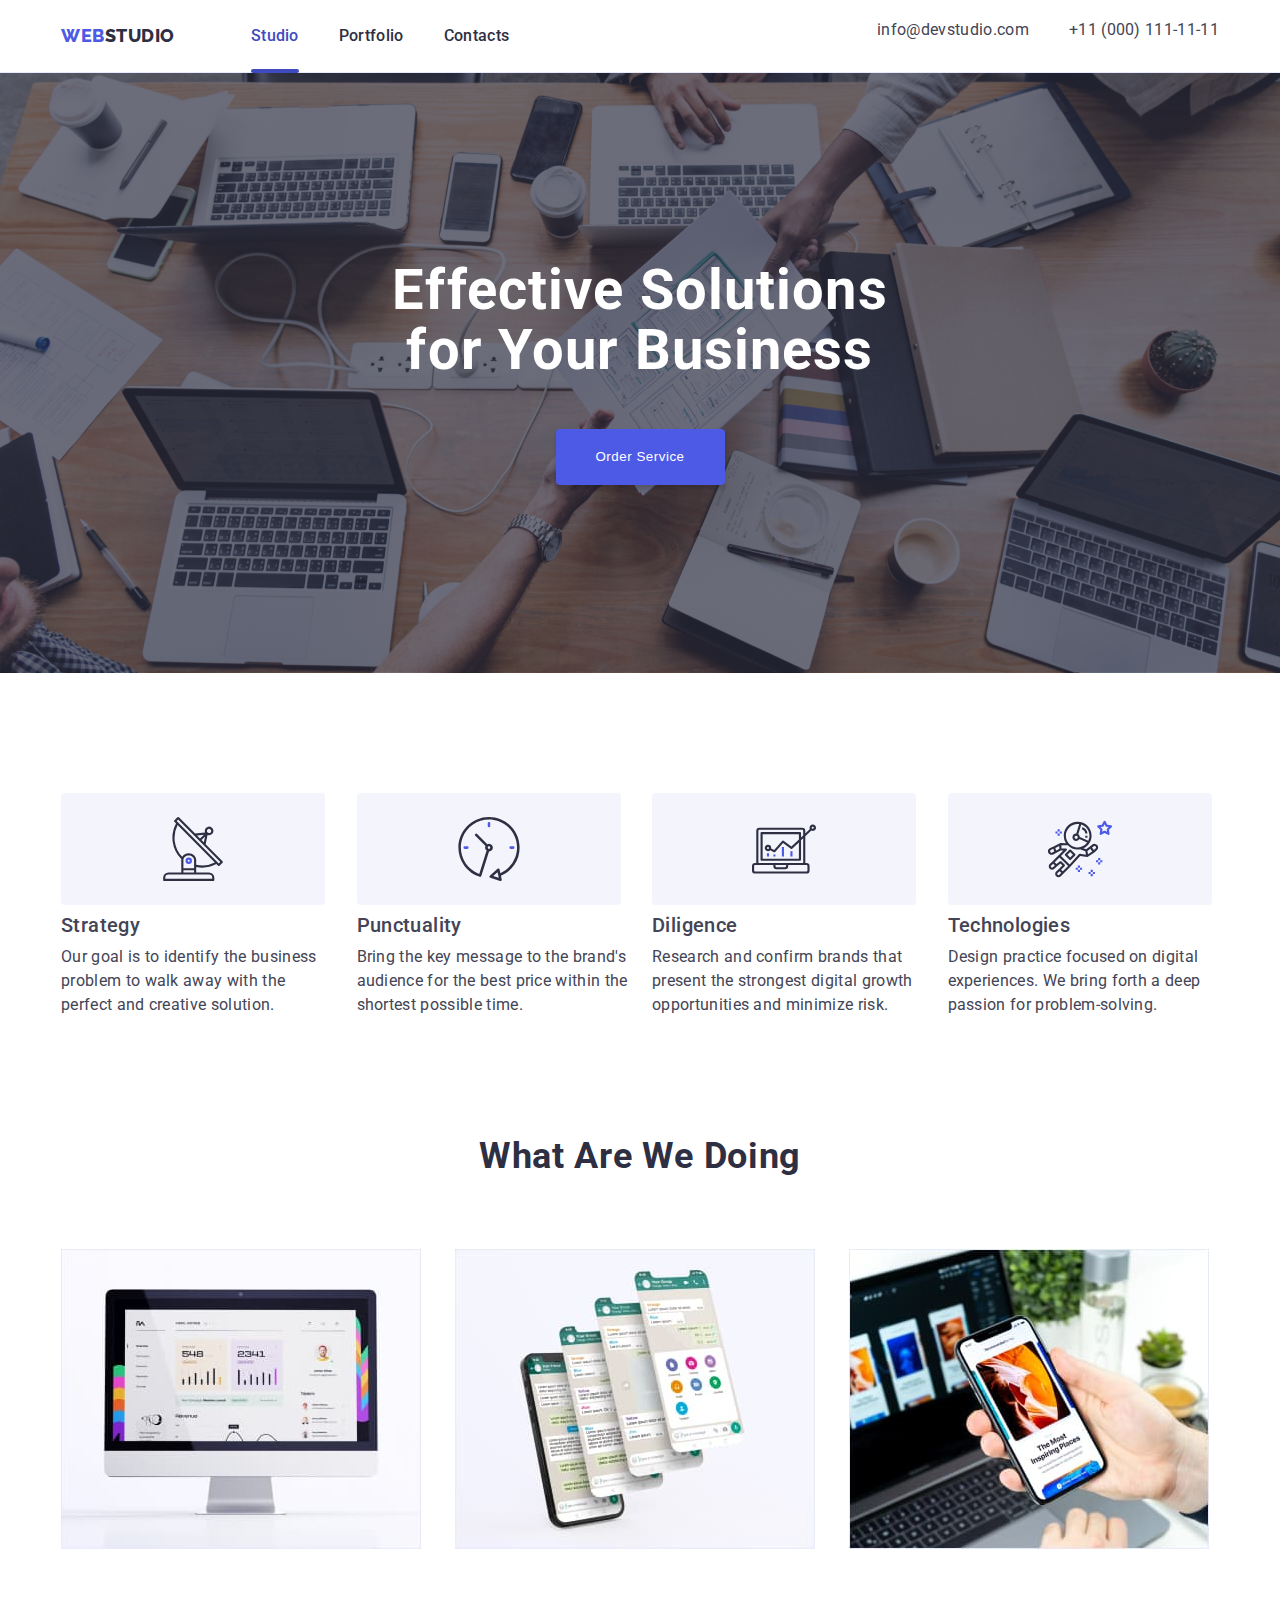
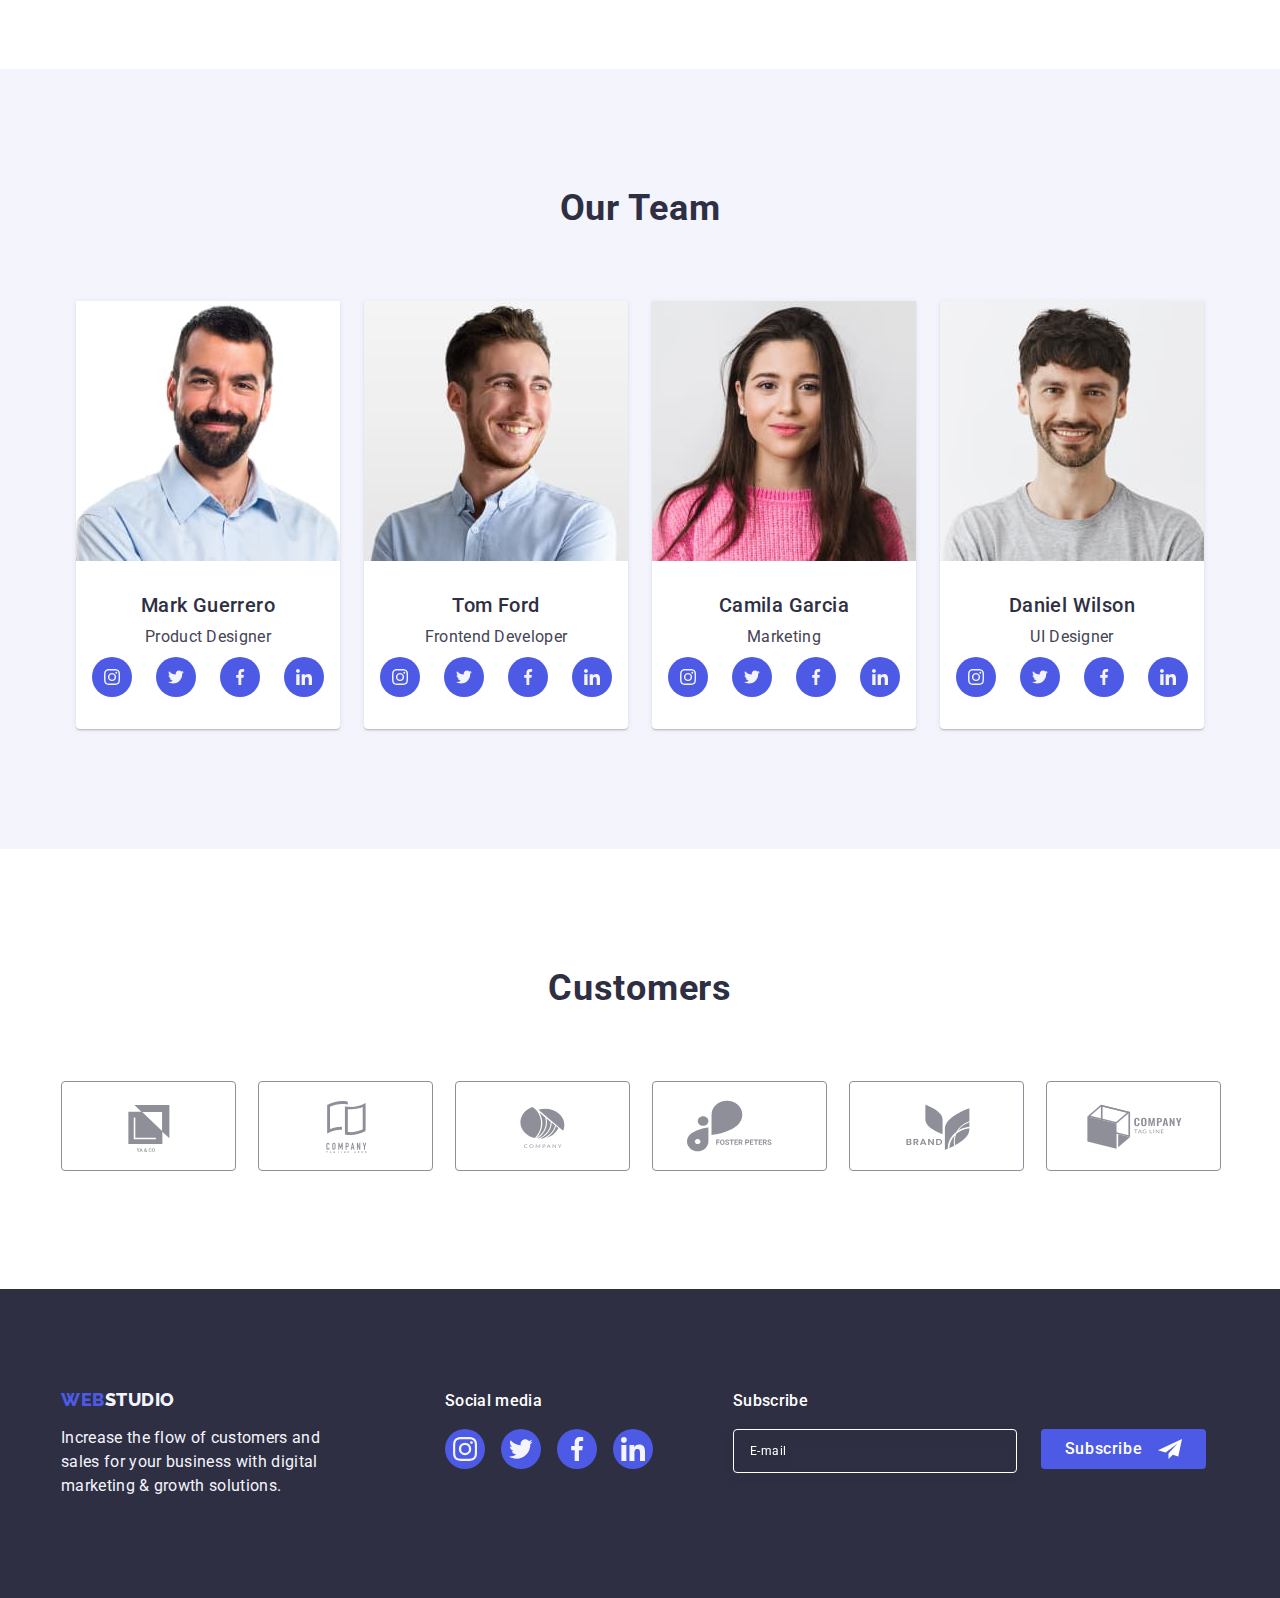
<file: index.html>
<!DOCTYPE html>
<html lang="en">
  <head>
    <meta charset="UTF-8" />
    <meta name="viewport" content="width=device-width, initial-scale=1.0" />
    <title>Студія</title>
    <link rel="preconnect" href="https://fonts.googleapis.com" />
    <link rel="preconnect" href="https://fonts.gstatic.com" crossorigin />
    <link
      href="https://fonts.googleapis.com/css2?family=Raleway:wght@800&family=Roboto:wght@400;500;700;900&display=swap"
      rel="stylesheet"
    />
    <link
      rel="stylesheet"
      href="https://cdnjs.cloudflare.com/ajax/libs/modern-normalize/2.0.0/modern-normalize.min.css"
      integrity="sha512-4xo8blKMVCiXpTaLzQSLSw3KFOVPWhm/TRtuPVc4WG6kUgjH6J03IBuG7JZPkcWMxJ5huwaBpOpnwYElP/m6wg=="
      crossorigin="anonymous"
      referrerpolicy="no-referrer"
    />
    <link rel="stylesheet" href="./css/style.css" />
    <link rel="stylesheet" href="./css/responsive.css" />
  </head>
  <body>
    <header class="header">
      <div class="navigation container">
        <nav class="nav">
          <a href="./index.html" class="logo link"
            >Web<span class="span">Studio</span></a
          >
          <ul class="list nav-ul">
            <li>
              <a class="link li-items active" href="./index.html">Studio</a>
            </li>
            <li>
              <a class="link li-items" href="./portfolio.html">Portfolio</a>
            </li>
            <li>
              <a class="link li-items" href="">Contacts</a>
            </li>
          </ul>
        </nav>
        <address class="address">
          <ul class="list address-ul">
            <li>
              <a class="link address-link" href="mailto:info@devstudio.com"
                >info@devstudio.com</a
              >
            </li>
            <li>
              <a class="link address-link" href="tel:+110001111111"
                >+11 (000) 111-11-11</a
              >
            </li>
          </ul>
        </address>
        <button
          class="menu-toggle js-open-menu"
          aria-expanded="false"
          aria-controls="mobile-menu"
        >
          <svg class="svg-on-button" width="32" height="22">
            <use
              class="use-button-footer"
              href="./images/icons.svg#icon-hamburger"
            ></use>
          </svg>
        </button>
      </div>
      <div class="menu-container js-menu-container" id="mobile-menu">
        <button class="menu-toggle js-close-menu">
          <svg class="svg-on-button" width="8" height="8">
            <use
              class="use-button-footer"
              href="./images/icons.svg#icon-close"
            ></use>
          </svg>
        </button>
        <ul class="list mobile-menu">
          <li class="mobile-menu-list">
            <a class="active link li-items" href="./index.html">Studio</a>
          </li>
          <li class="mobile-menu-list">
            <a class="link li-items" href="./portfolio.html">Portfolio</a>
          </li>
          <li class="mobile-menu-list">
            <a class="link li-items" href="">Contacts</a>
          </li>
        </ul>

        <ul class="list address-ul mobile-address">
          <li>
            <a class="link" href="tel:+110001111111">+11 (000) 111-11-11</a>
          </li>
          <li>
            <a class="link" href="mailto:info@devstudio.com"
              >info@devstudio.com</a
            >
          </li>
        </ul>

        <ul class="mobile-social-list list">
          <li class="footer-social-icons">
            <a
              class="social-icons-link link"
              href="https://www.instagram.com/"
              target="_blank"
            >
              <svg class="svg-social-icons" width="24" height="24">
                <use
                  class="use-footer"
                  href="./images/icons.svg#icon-instagram"
                ></use>
              </svg>
            </a>
          </li>
          <li class="footer-social-icons">
            <a
              class="social-icons-link link"
              href="https://www.twitter.com/"
              target="_blank"
            >
              <svg class="svg-social-icons" width="24" height="24">
                <use
                  class="use-footer"
                  href="./images/icons.svg#icon-twitter"
                ></use>
              </svg>
            </a>
          </li>
          <li class="footer-social-icons">
            <a
              class="social-icons-link link"
              href="https://www.facebook.com/"
              target="_blank"
            >
              <svg class="svg-social-icons" width="24" height="24">
                <use
                  class="use-footer"
                  href="./images/icons.svg#icon-facebook"
                ></use>
              </svg>
            </a>
          </li>
          <li class="footer-social-icons">
            <a
              class="social-icons-link link"
              href="https://www.linkedin.com/"
              target="_blank"
            >
              <svg class="svg-social-icons" width="24" height="24">
                <use
                  class="use-footer"
                  href="./images/icons.svg#icon-linkedin"
                ></use>
              </svg>
            </a>
          </li>
        </ul>
      </div>
    </header>

    <main>
      <section class="solutions">
        <div class="container">
          <h1 class="solutions-title">Effective Solutions for Your Business</h1>
          <button data-modal-open type="button" class="modal-button">
            Order Service
          </button>
        </div>
      </section>

      <section class="items section">
        <div class="container">
          <h2 class="visually-hidden">Items</h2>
          <ul class="list items-ul">
            <li class="items-section-list">
              <div class="icons-svg">
                <svg class="icon" width="64" height="64">
                  <use href="./images/icons.svg#icon-antenna"></use>
                </svg>
              </div>
              <h3 class="li-title-items">Strategy</h3>
              <p class="li-par-items">
                Our goal is to identify the business problem to walk away with
                the perfect and creative solution.
              </p>
            </li>
            <li class="items-section-list">
              <div class="icons-svg">
                <svg class="icon" width="64" height="64">
                  <use href="./images/icons.svg#icon-clock"></use>
                </svg>
              </div>
              <h3 class="li-title-items">Punctuality</h3>
              <p class="li-par-items">
                Bring the key message to the brand's audience for the best price
                within the shortest possible time.
              </p>
            </li>
            <li class="items-section-list">
              <div class="icons-svg">
                <svg class="icon" width="64" height="64">
                  <use href="./images/icons.svg#icon-diagram"></use>
                </svg>
              </div>
              <h3 class="li-title-items">Diligence</h3>
              <p class="li-par-items">
                Research and confirm brands that present the strongest digital
                growth opportunities and minimize risk.
              </p>
            </li>
            <li class="items-section-list">
              <div class="icons-svg">
                <svg class="icon" width="64" height="64">
                  <use href="./images/icons.svg#icon-astronaut"></use>
                </svg>
              </div>
              <h3 class="li-title-items">Technologies</h3>
              <p class="li-par-items">
                Design practice focused on digital experiences. We bring forth a
                deep passion for problem-solving.
              </p>
            </li>
          </ul>
        </div>
      </section>

      <section class="doing section">
        <div class="container">
          <h2 class="title">What are we doing</h2>
          <ul class="list doing-ul">
            <li class="doing-li">
              <img
                srcset="./images/websites.jpg 1x, ./images/websites@2x.jpg 2x"
                src="./images/websites.jpg"
                width="360"
                height="300"
                alt="websites"
              />
            </li>
            <li class="doing-li">
              <img
                srcset="
                  ./images/applications.jpg    1x,
                  ./images/applications@2x.jpg 2x
                "
                src="./images/applications.jpg"
                width="360"
                height="300"
                alt="applications"
              />
            </li>
            <li class="doing-li">
              <img
                srcset="./images/design.jpg 1x, ./images/design@2x.jpg 2x"
                src="./images/design.jpg"
                width="360"
                height="300"
                alt="design"
              />
            </li>
          </ul>
        </div>
      </section>

      <section class="team section">
        <div class="container">
          <h2 class="title">Our Team</h2>
          <ul class="list team-ul">
            <li class="team-items">
              <img
                srcset="
                  ./images/mark_guerrero.jpg    1x,
                  ./images/mark_guerrero@2x.jpg 2x
                "
                src="./images/mark_guerrero.jpg"
                width="264"
                height="260"
                alt="Mark Guerrero"
              />
              <div class="card-text">
                <h3 class="li-title">Mark Guerrero</h3>
                <p class="li-par">Product Designer</p>

                <ul class="social-links list">
                  <li class="social-icons">
                    <a
                      href="https://www.instagram.com/"
                      target="_blank"
                      class="link card-link"
                    >
                      <svg class="svg-icons" width="16" height="16">
                        <use
                          class="use-team"
                          href="./images/icons.svg#icon-instagram"
                        ></use>
                      </svg>
                    </a>
                  </li>
                  <li class="social-icons">
                    <a
                      href="https://www.twitter.com/"
                      target="_blank"
                      class="link card-link"
                    >
                      <svg class="svg-icons" width="16" height="16">
                        <use
                          class="use-team"
                          href="./images/icons.svg#icon-twitter"
                        ></use>
                      </svg>
                    </a>
                  </li>
                  <li class="social-icons">
                    <a
                      href="https://www.facebook.com/"
                      target="_blank"
                      class="link card-link"
                    >
                      <svg class="svg-icons" width="16" height="16">
                        <use
                          class="use-team"
                          href="./images/icons.svg#icon-facebook"
                        ></use>
                      </svg>
                    </a>
                  </li>
                  <li class="social-icons">
                    <a
                      href="https://www.linkedin.com/"
                      target="_blank"
                      class="link card-link"
                    >
                      <svg class="svg-icons" width="16" height="16">
                        <use
                          class="use-team"
                          href="./images/icons.svg#icon-linkedin"
                        ></use>
                      </svg>
                    </a>
                  </li>
                </ul>
              </div>
            </li>

            <li class="team-items">
              <img
                srcset="./images/tom_ford.jpg 1x, ./images/tom_ford@2x.jpg 2x"
                src="./images/tom_ford.jpg"
                width="264"
                height="260"
                alt="Tom Ford"
              />
              <div class="card-text">
                <h3 class="li-title">Tom Ford</h3>
                <p class="li-par">Frontend Developer</p>
                <ul class="social-links list">
                  <li class="social-icons">
                    <a
                      href="https://www.instagram.com/"
                      target="_blank"
                      class="link card-link"
                    >
                      <svg class="svg-icons" width="16" height="16">
                        <use
                          class="use-team"
                          href="./images/icons.svg#icon-instagram"
                        ></use>
                      </svg>
                    </a>
                  </li>
                  <li class="social-icons">
                    <a
                      href="https://www.twitter.com/"
                      target="_blank"
                      class="link card-link"
                    >
                      <svg class="svg-icons" width="16" height="16">
                        <use
                          class="use-team"
                          href="./images/icons.svg#icon-twitter"
                        ></use>
                      </svg>
                    </a>
                  </li>
                  <li class="social-icons">
                    <a
                      href="https://www.facebook.com/"
                      target="_blank"
                      class="link card-link"
                    >
                      <svg class="svg-icons" width="16" height="16">
                        <use
                          class="use-team"
                          href="./images/icons.svg#icon-facebook"
                        ></use>
                      </svg>
                    </a>
                  </li>
                  <li class="social-icons">
                    <a
                      href="https://www.linkedin.com/"
                      target="_blank"
                      class="link card-link"
                    >
                      <svg class="svg-icons" width="16" height="16">
                        <use
                          class="use-team"
                          href="./images/icons.svg#icon-linkedin"
                        ></use>
                      </svg>
                    </a>
                  </li>
                </ul>
              </div>
            </li>

            <li class="team-items">
              <img
                srcset="
                  ./images/camila_garcia.jpg    1x,
                  ./images/camila_garcia@2x.jpg 2x
                "
                src="./images/camila_garcia.jpg"
                width="264"
                height="260"
                alt="Camila Garcia"
              />
              <div class="card-text">
                <h3 class="li-title">Camila Garcia</h3>
                <p class="li-par">Marketing</p>
                <ul class="social-links list">
                  <li class="social-icons">
                    <a
                      href="https://www.instagram.com/"
                      target="_blank"
                      class="link card-link"
                    >
                      <svg class="svg-icons" width="16" height="16">
                        <use
                          class="use-team"
                          href="./images/icons.svg#icon-instagram"
                        ></use>
                      </svg>
                    </a>
                  </li>
                  <li class="social-icons">
                    <a
                      href="https://www.twitter.com/"
                      target="_blank"
                      class="link card-link"
                    >
                      <svg class="svg-icons" width="16" height="16">
                        <use
                          class="use-team"
                          href="./images/icons.svg#icon-twitter"
                        ></use>
                      </svg>
                    </a>
                  </li>
                  <li class="social-icons">
                    <a
                      href="https://www.facebook.com/"
                      target="_blank"
                      class="link card-link"
                    >
                      <svg class="svg-icons" width="16" height="16">
                        <use
                          class="use-team"
                          href="./images/icons.svg#icon-facebook"
                        ></use>
                      </svg>
                    </a>
                  </li>
                  <li class="social-icons">
                    <a
                      href="https://www.linkedin.com/"
                      target="_blank"
                      class="link card-link"
                    >
                      <svg class="svg-icons" width="16" height="16">
                        <use
                          class="use-team"
                          href="./images/icons.svg#icon-linkedin"
                        ></use>
                      </svg>
                    </a>
                  </li>
                </ul>
              </div>
            </li>

            <li class="team-items">
              <img
                srcset="
                  ./images/daniel_wilson.jpg    1x,
                  ./images/daniel_wilson@2x.jpg 2x
                "
                src="./images/daniel_wilson.jpg"
                width="264"
                height="260"
                alt="Daniel Wilson"
              />
              <div class="card-text">
                <h3 class="li-title">Daniel Wilson</h3>
                <p class="li-par">UI Designer</p>
                <ul class="social-links list">
                  <li class="social-icons">
                    <a
                      href="https://www.instagram.com/"
                      target="_blank"
                      class="link card-link"
                    >
                      <svg class="svg-icons" width="16" height="16">
                        <use
                          class="use-team"
                          href="./images/icons.svg#icon-instagram"
                        ></use>
                      </svg>
                    </a>
                  </li>
                  <li class="social-icons">
                    <a
                      href="https://www.twitter.com/"
                      target="_blank"
                      class="link card-link"
                    >
                      <svg class="svg-icons" width="16" height="16">
                        <use
                          class="use-team"
                          href="./images/icons.svg#icon-twitter"
                        ></use>
                      </svg>
                    </a>
                  </li>
                  <li class="social-icons">
                    <a
                      href="https://www.facebook.com/"
                      target="_blank"
                      class="link card-link"
                    >
                      <svg class="svg-icons" width="16" height="16">
                        <use
                          class="use-team"
                          href="./images/icons.svg#icon-facebook"
                        ></use>
                      </svg>
                    </a>
                  </li>
                  <li class="social-icons">
                    <a
                      href="https://www.linkedin.com/"
                      target="_blank"
                      class="link card-link"
                    >
                      <svg class="svg-icons" width="16" height="16">
                        <use
                          class="use-team"
                          href="./images/icons.svg#icon-linkedin"
                        ></use>
                      </svg>
                    </a>
                  </li>
                </ul>
              </div>
            </li>
          </ul>
        </div>
      </section>

      <section class="customers">
        <div class="container tablet-container">
          <h2 class="title">Customers</h2>
          <ul class="list customers-list">
            <li class="customers-list-item">
              <a class="customers-link-item" href="#">
                <svg class="customers-icons" width="104" height="56">
                  <use
                    class="use-customers"
                    href="./images/icons.svg#icon-logo"
                  ></use>
                </svg>
              </a>
            </li>
            <li class="customers-list-item">
              <a class="customers-link-item" href="#">
                <svg class="customers-icons" width="104" height="56">
                  <use
                    class="use-customers"
                    href="./images/icons.svg#icon-company-tagline"
                  ></use>
                </svg>
              </a>
            </li>
            <li class="customers-list-item">
              <a class="customers-link-item" href="#">
                <svg class="customers-icons" width="104" height="56">
                  <use
                    class="use-customers"
                    href="./images/icons.svg#icon-company"
                  ></use>
                </svg>
              </a>
            </li>
            <li class="customers-list-item">
              <a class="customers-link-item" href="#">
                <svg class="customers-icons" width="104" height="56">
                  <use
                    class="use-customers"
                    href="./images/icons.svg#icon-foster"
                  ></use>
                </svg>
              </a>
            </li>
            <li class="customers-list-item">
              <a class="customers-link-item" href="#">
                <svg class="customers-icons" width="104" height="56">
                  <use
                    class="use-customers"
                    href="./images/icons.svg#icon-brand"
                  ></use>
                </svg>
              </a>
            </li>
            <li class="customers-list-item">
              <a class="customers-link-item" href="#">
                <svg class="customers-icons" width="104" height="56">
                  <use
                    class="use-customers"
                    href="./images/icons.svg#icon-tagline"
                  ></use>
                </svg>
              </a>
            </li>
          </ul>
        </div>
      </section>
    </main>

    <footer class="footer">
      <div class="container footer-container tablet-container">
        <div class="logo-container">
          <a href="./index.html" class="logo link footer-link"
            >Web<span class="footer-span">Studio</span></a
          >
          <p class="footer-text">
            Increase the flow of customers and sales for your business with
            digital marketing & growth solutions.
          </p>
        </div>
        <div class="footer-social">
          <p class="footer-text-social">Social media</p>
          <ul class="footer-social-list list">
            <li class="footer-social-icons">
              <a
                class="social-icons-link link"
                href="https://www.instagram.com/"
                target="_blank"
              >
                <svg class="svg-social-icons" width="24" height="24">
                  <use
                    class="use-footer"
                    href="./images/icons.svg#icon-instagram"
                  ></use>
                </svg>
              </a>
            </li>
            <li class="footer-social-icons">
              <a
                class="social-icons-link link"
                href="https://www.twitter.com/"
                target="_blank"
              >
                <svg class="svg-social-icons" width="24" height="24">
                  <use
                    class="use-footer"
                    href="./images/icons.svg#icon-twitter"
                  ></use>
                </svg>
              </a>
            </li>
            <li class="footer-social-icons">
              <a
                class="social-icons-link link"
                href="https://www.facebook.com/"
                target="_blank"
              >
                <svg class="svg-social-icons" width="24" height="24">
                  <use
                    class="use-footer"
                    href="./images/icons.svg#icon-facebook"
                  ></use>
                </svg>
              </a>
            </li>
            <li class="footer-social-icons">
              <a
                class="social-icons-link link"
                href="https://www.linkedin.com/"
                target="_blank"
              >
                <svg class="svg-social-icons" width="24" height="24">
                  <use
                    class="use-footer"
                    href="./images/icons.svg#icon-linkedin"
                  ></use>
                </svg>
              </a>
            </li>
          </ul>
        </div>
        <div class="container-form">
          <p class="footer-form-par">Subscribe</p>
          <form class="form-footer" name="email_address" autocomplete="off">
            <label class="label-subscribe">
              <input
                class="form-footer-input"
                type="email"
                name="footer-input-email"
                placeholder="E-mail"
                maxlength="200"
              />
            </label>
            <button class="footer-form-button" type="submit">
              Subscribe
              <svg class="footer-form-button-icon" width="24" height="24">
                <use
                  href="./images/icons.svg#icon-frame"
                  width="24"
                  height="24"
                ></use>
              </svg>
            </button>
          </form>
        </div>
      </div>
    </footer>

    <div class="backdrop is-hidden" data-modal>
      <div class="modal">
        <button data-modal-close type="button" class="modal-button-close">
          <svg class="svg-on-button" width="8" height="8">
            <use
              class="use-button-footer"
              href="./images/icons.svg#icon-close"
            ></use>
          </svg>
        </button>
        <p class="modal-form-header">
          Leave your contacts and we will call you back
        </p>
        <form class="modal-form" name="modal-form" autocomplete="on" novalidate>
          <div class="modal-form-inputs">
            <label for="user-name" class="modal-form-label"> Name </label>
            <div class="input-with-icon">
              <input
                class="form-input"
                type="text"
                name="user-name"
                id="user-name"
                autofocus
                autocomplete="on"
              />
              <svg class="input-icon" width="18" height="24">
                <use href="./images/icons.svg#icon-person"></use>
              </svg>
            </div>
          </div>

          <div class="modal-form-inputs">
            <label for="user-phone" class="modal-form-label"> Phone </label>
            <div class="input-with-icon">
              <input
                class="form-input"
                type="tel"
                name="user-phone"
                id="user-phone"
                autocomplete="on"
              />
              <svg class="input-icon" width="18" height="24">
                <use href="./images/icons.svg#icon-phone"></use>
              </svg>
            </div>
          </div>

          <div class="modal-form-inputs">
            <label for="user-email" class="modal-form-label"> Email </label>
            <div class="input-with-icon">
              <input
                class="form-input"
                type="email"
                name="user-email"
                id="user-email"
                autocomplete="on"
              />
              <svg class="input-icon" width="18" height="24">
                <use href="./images/icons.svg#icon-email"></use>
              </svg>
            </div>
          </div>

          <div class="modal-form-textarea">
            <label for="user-comment" class="modal-form-label"> Comment </label>
            <textarea
              class="textarea"
              name="user-comment"
              rows="6"
              placeholder="Text input"
              id="user-comment"
            ></textarea>
          </div>

          <div class="privacy">
            <input
              class="checkbox-input visually-hidden"
              id="user-privacy"
              type="checkbox"
              value="true"
              name="user-privacy"
            />
            <label for="user-privacy" class="modal-form-checkbox">
              <span class="checkbox-span">
                <svg class="checkbox-icon" width="10" height="8">
                  <use
                    class="use-forma"
                    href="./images/icons.svg#icon-check-yes"
                  ></use>
                </svg>
              </span>
              I accept the terms and conditions of the
              <a class="privacy-text" href="#">Privacy Policy</a>
            </label>
          </div>

          <button class="modal-button send-button" type="submit">Send</button>
        </form>
      </div>
    </div>
    <script src="./js/mobile-menu.js"></script>
    <script src="./js/modal.js"></script>
  </body>
</html>
</file>
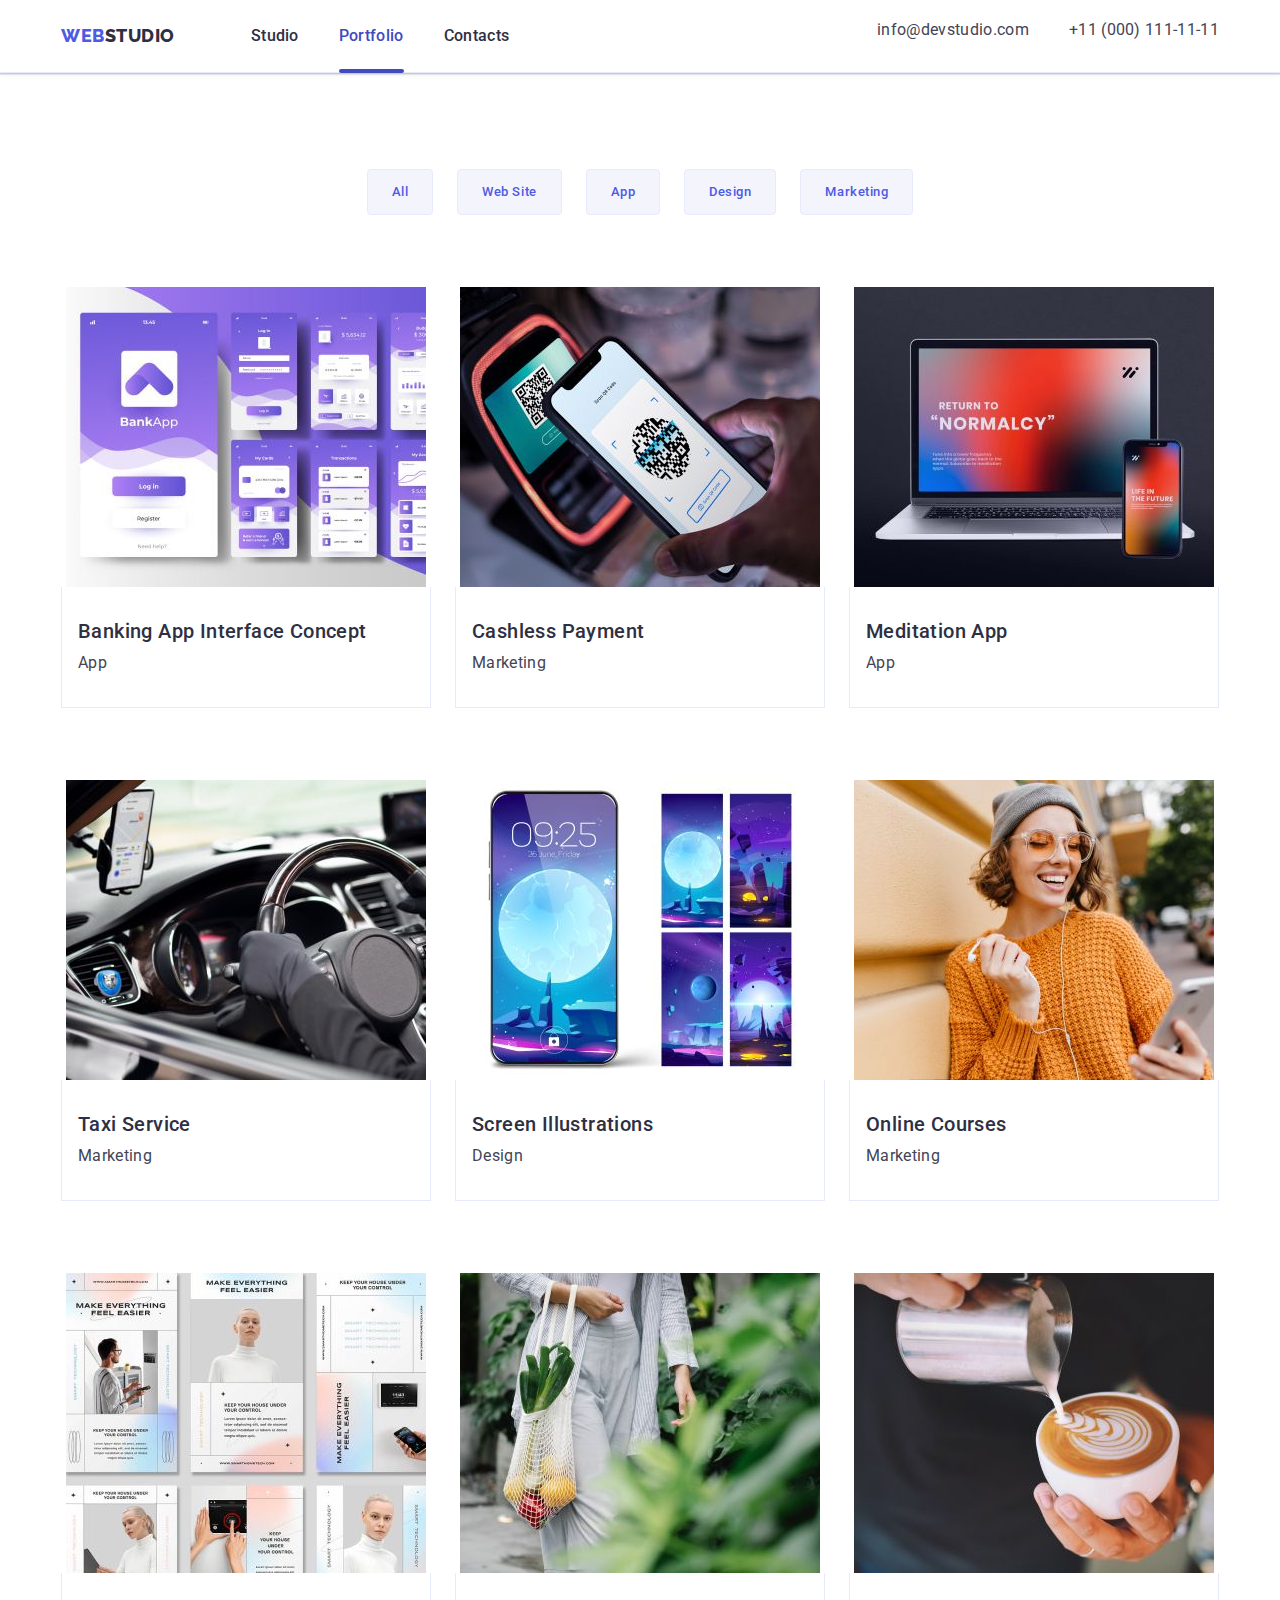
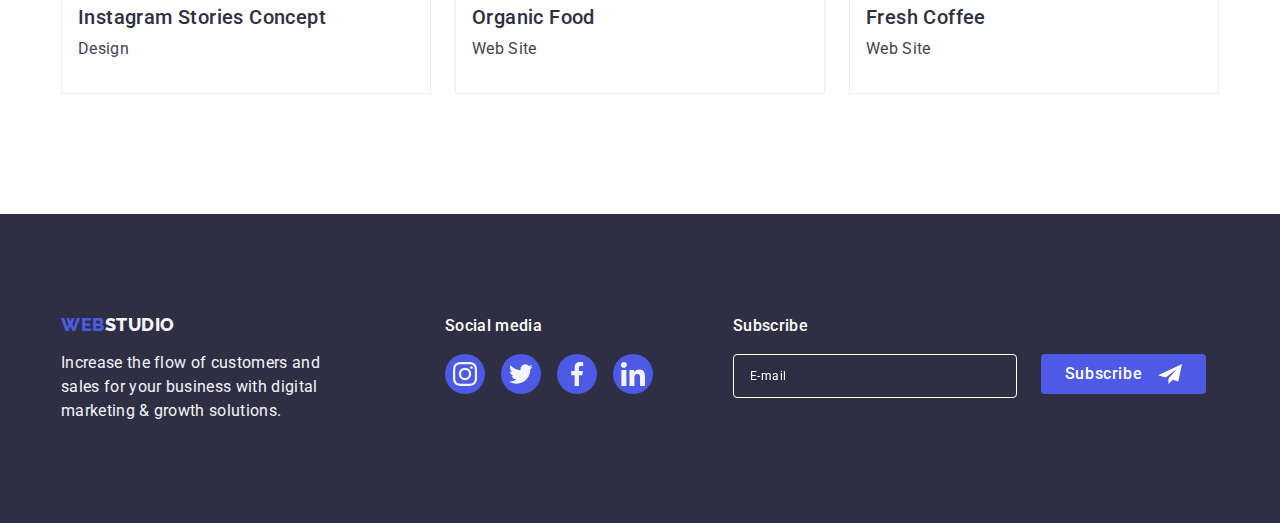
<file: portfolio.html>
<!DOCTYPE html>
<html lang="en">
  <head>
    <meta charset="UTF-8" />
    <meta name="viewport" content="width=device-width, initial-scale=1.0" />
    <title>Portfolio</title>
    <link rel="preconnect" href="https://fonts.googleapis.com" />
    <link rel="preconnect" href="https://fonts.gstatic.com" crossorigin />
    <link
      href="https://fonts.googleapis.com/css2?family=Raleway:wght@800&family=Roboto:wght@400;500;700;900&display=swap"
      rel="stylesheet"
    />
    <link
      rel="stylesheet"
      href="https://cdnjs.cloudflare.com/ajax/libs/modern-normalize/2.0.0/modern-normalize.min.css"
      integrity="sha512-4xo8blKMVCiXpTaLzQSLSw3KFOVPWhm/TRtuPVc4WG6kUgjH6J03IBuG7JZPkcWMxJ5huwaBpOpnwYElP/m6wg=="
      crossorigin="anonymous"
      referrerpolicy="no-referrer"
    />
    <link rel="stylesheet" href="./css/style.css" />
    <link rel="stylesheet" href="./css/responsive.css" />
  </head>
  <body>
    <header class="header">
      <div class="navigation container">
        <nav class="nav">
          <a href="./index.html" class="logo link"
            >Web<span class="span">Studio</span></a
          >
          <ul class="list nav-ul">
            <li>
              <a class="link li-items" href="./index.html">Studio</a>
            </li>
            <li>
              <a class="link li-items active" href="./portfolio.html"
                >Portfolio</a
              >
            </li>
            <li>
              <a class="link li-items" href="">Contacts</a>
            </li>
          </ul>
        </nav>
        <address class="address">
          <ul class="list address-ul">
            <li>
              <a class="link address-link" href="mailto:info@devstudio.com"
                >info@devstudio.com</a
              >
            </li>
            <li>
              <a class="link address-link" href="tel:+110001111111"
                >+11 (000) 111-11-11</a
              >
            </li>
          </ul>
        </address>
        <button
          class="menu-toggle js-open-menu"
          aria-expanded="false"
          aria-controls="mobile-menu"
        >
          <svg class="svg-on-button" width="32" height="22">
            <use
              class="use-button-footer"
              href="./images/icons.svg#icon-hamburger"
            ></use>
          </svg>
        </button>
      </div>
      <div class="menu-container js-menu-container" id="mobile-menu">
        <button class="menu-toggle js-close-menu">
          <svg class="svg-on-button" width="8" height="8">
            <use
              class="use-button-footer"
              href="./images/icons.svg#icon-close"
            ></use>
          </svg>
        </button>
        <ul class="list mobile-menu">
          <li class="mobile-menu-list">
            <a class="active link li-items" href="./index.html">Studio</a>
          </li>
          <li class="mobile-menu-list">
            <a class="link li-items" href="./portfolio.html">Portfolio</a>
          </li>
          <li class="mobile-menu-list">
            <a class="link li-items" href="">Contacts</a>
          </li>
        </ul>

        <ul class="list address-ul mobile-address">
          <li>
            <a class="link" href="tel:+110001111111">+11 (000) 111-11-11</a>
          </li>
          <li>
            <a class="link" href="mailto:info@devstudio.com"
              >info@devstudio.com</a
            >
          </li>
        </ul>

        <ul class="mobile-social-list list">
          <li class="footer-social-icons">
            <a
              class="social-icons-link link"
              href="https://www.instagram.com/"
              target="_blank"
            >
              <svg class="svg-social-icons" width="24" height="24">
                <use
                  class="use-footer"
                  href="./images/icons.svg#icon-instagram"
                ></use>
              </svg>
            </a>
          </li>
          <li class="footer-social-icons">
            <a
              class="social-icons-link link"
              href="https://www.twitter.com/"
              target="_blank"
            >
              <svg class="svg-social-icons" width="24" height="24">
                <use
                  class="use-footer"
                  href="./images/icons.svg#icon-twitter"
                ></use>
              </svg>
            </a>
          </li>
          <li class="footer-social-icons">
            <a
              class="social-icons-link link"
              href="https://www.facebook.com/"
              target="_blank"
            >
              <svg class="svg-social-icons" width="24" height="24">
                <use
                  class="use-footer"
                  href="./images/icons.svg#icon-facebook"
                ></use>
              </svg>
            </a>
          </li>
          <li class="footer-social-icons">
            <a
              class="social-icons-link link"
              href="https://www.linkedin.com/"
              target="_blank"
            >
              <svg class="svg-social-icons" width="24" height="24">
                <use
                  class="use-footer"
                  href="./images/icons.svg#icon-linkedin"
                ></use>
              </svg>
            </a>
          </li>
        </ul>
      </div>
    </header>

    <main>
      <section class="products">
        <div class="container">
          <h1 class="visually-hidden">Products</h1>
          <ul class="list button-ul">
            <li class="button-ul-list">
              <button class="button-filter" type="button">All</button>
            </li>
            <li class="button-ul-list">
              <button class="button-filter" type="button">Web Site</button>
            </li>
            <li class="button-ul-list">
              <button class="button-filter" type="button">App</button>
            </li>
            <li class="button-ul-list">
              <button class="button-filter" type="button">Design</button>
            </li>
            <li class="button-ul-list">
              <button class="button-filter" type="button">Marketing</button>
            </li>
          </ul>

          <ul class="list products-cards">
            <li class="cards-item">
              <a class="link cards-item-link" href="#">
                <div class="box">
                  <picture>
                    <source
                      srcset="
                        ./images/banking_app_desc-x1.jpg 1x,
                        ./images/banking_app_desc-x2.jpg 2x
                      "
                      media="(min-width: 1158px)"
                    />
                    <source
                      srcset="
                        ./images/banking_app-tab-1x.jpg 1x,
                        ./images/banking_app-tab-2x.jpg 2x
                      "
                      media="(min-width: 768px)"
                    />
                    <source
                      srcset="
                        ./images/banking_app-mob-1x.jpg 1x,
                        ./images/banking_app-mob-2x.jpg 2x
                      "
                      media="(min-width: 320px)"
                    />
                    <img
                      src="./images/banking_app_desc-x1.jpg"
                      alt="Banking App"
                      width="100%"
                    />
                  </picture>
                  <p class="overlay-p">
                    14 Stylish and User-Friendly App Design Concepts · Task
                    Manager App · Calorie Tracker App · Exotic Fruit Ecommerce
                    App · Cloud Storage App
                  </p>
                </div>
                <div class="card-text frame">
                  <h2 class="li-title">Banking App Interface Concept</h2>
                  <p class="li-par">App</p>
                </div>
              </a>
            </li>

            <li class="cards-item">
              <a class="link cards-item-link" href="#">
                <div class="box">
                  <picture>
                    <source
                      srcset="
                        ./images/cashless_payment-desc-1x.jpg 1x,
                        ./images/cashless_payment-desc-2x.jpg 2x
                      "
                      media="(min-width: 1158px)"
                    />
                    <source
                      srcset="
                        ./images/cashless_payment-tab-1x.jpg 1x,
                        ./images/cashless_payment-tab-2x.jpg 2x
                      "
                      media="(min-width: 768px)"
                    />
                    <source
                      srcset="
                        ./images/cashless_payment-mob-1x.jpg 1x,
                        ./images/cashless_payment-mob-2x.jpg 2x
                      "
                      media="(min-width: 320px)"
                    />
                    <img
                      src="./images/cashless_payment-desc-1x.jpg"
                      alt="Cashless Payment"
                      width="100%"
                    />
                  </picture>
                  <p class="overlay-p">
                    14 Stylish and User-Friendly App Design Concepts · Task
                    Manager App · Calorie Tracker App · Exotic Fruit Ecommerce
                    App · Cloud Storage App
                  </p>
                </div>
                <div class="card-text frame">
                  <h2 class="li-title">Cashless Payment</h2>
                  <p class="li-par">Marketing</p>
                </div>
              </a>
            </li>

            <li class="cards-item">
              <a class="link cards-item-link" href="#">
                <div class="box">
                  <picture>
                    <source
                      srcset="
                        ./images/meditation_app-desc-1x.jpg 1x,
                        ./images/meditation_app-desc-2x.jpg 2x
                      "
                      media="(min-width: 1158px)"
                    />
                    <source
                      srcset="
                        ./images/meditation_app-tab-1x.jpg 1x,
                        ./images/meditation_app-tab-2x.jpg 2x
                      "
                      media="(min-width: 768px)"
                    />
                    <source
                      srcset="
                        ./images/meditation_app-mob-1x.jpg 1x,
                        ./images/meditation_app-mob-2x.jpg 2x
                      "
                      media="(min-width: 320px)"
                    />
                    <img
                      src="./images/meditation_app-desc-1x.jpg"
                      alt="Meditation App"
                      width="100%"
                    />
                  </picture>
                  <p class="overlay-p">
                    14 Stylish and User-Friendly App Design Concepts · Task
                    Manager App · Calorie Tracker App · Exotic Fruit Ecommerce
                    App · Cloud Storage App
                  </p>
                </div>
                <div class="card-text frame">
                  <h2 class="li-title">Meditation App</h2>
                  <p class="li-par">App</p>
                </div>
              </a>
            </li>

            <li class="cards-item">
              <a class="link cards-item-link" href="#">
                <div class="box">
                  <picture>
                    <source
                      srcset="
                        ./images/taxi_service-desc-1x.jpg 1x,
                        ./images/taxi_service-desc-2x.jpg 2x
                      "
                      media="(min-width: 1158px)"
                    />
                    <source
                      srcset="
                        ./images/taxi_service-tab-1x.jpg 1x,
                        ./images/taxi_service-tab-2x.jpg 2x
                      "
                      media="(min-width: 768px)"
                    />
                    <source
                      srcset="
                        ./images/taxi_service-mob-1x.jpg 1x,
                        ./images/taxi_service-mob-2x.jpg 2x
                      "
                      media="(min-width: 320px)"
                    />
                    <img
                      src="./images/taxi_service-desc-1x.jpg"
                      alt="Taxi Service"
                      width="100%"
                    />
                  </picture>
                  <p class="overlay-p">
                    14 Stylish and User-Friendly App Design Concepts · Task
                    Manager App · Calorie Tracker App · Exotic Fruit Ecommerce
                    App · Cloud Storage App
                  </p>
                </div>
                <div class="card-text frame">
                  <h2 class="li-title">Taxi Service</h2>
                  <p class="li-par">Marketing</p>
                </div>
              </a>
            </li>

            <li class="cards-item">
              <a class="link cards-item-link" href="#">
                <div class="box">
                  <picture>
                    <source
                      srcset="
                        ./images/screen_illustrations-desc-1x.jpg 1x,
                        ./images/screen_illustrations-desc-2x.jpg 2x
                      "
                      media="(min-width: 1158px)"
                    />
                    <source
                      srcset="
                        ./images/screen_illustrations-tab-1x.jpg 1x,
                        ./images/screen_illustrations-tab-2x.jpg 2x
                      "
                      media="(min-width: 768px)"
                    />
                    <source
                      srcset="
                        ./images/screen_illustrations-mob-1x.jpg 1x,
                        ./images/screen_illustrations-mob-2x.jpg 2x
                      "
                      media="(min-width: 320px)"
                    />
                    <img
                      src="./images/screen_illustrations-desc-1x.jpg"
                      alt="Screen Illustrations"
                      width="100%"
                    />
                  </picture>
                  <p class="overlay-p">
                    14 Stylish and User-Friendly App Design Concepts · Task
                    Manager App · Calorie Tracker App · Exotic Fruit Ecommerce
                    App · Cloud Storage App
                  </p>
                </div>
                <div class="card-text frame">
                  <h2 class="li-title">Screen Illustrations</h2>
                  <p class="li-par">Design</p>
                </div>
              </a>
            </li>

            <li class="cards-item">
              <a class="link cards-item-link" href="#">
                <div class="box">
                  <picture>
                    <source
                      srcset="
                        ./images/online_courses-desc-1x.jpg 1x,
                        ./images/online_courses-desc-2x.jpg 2x
                      "
                      media="(min-width: 1158px)"
                    />
                    <source
                      srcset="
                        ./images/online_courses-tab-1x.jpg 1x,
                        ./images/online_courses-tab-2x.jpg 2x
                      "
                      media="(min-width: 768px)"
                    />
                    <source
                      srcset="
                        ./images/online_courses-mob-1x.jpg 1x,
                        ./images/online_courses-mob-2x.jpg 2x
                      "
                      media="(min-width: 320px)"
                    />
                    <img
                      src="./images/online_courses-desc-1x.jpg"
                      alt="Online Courses"
                      width="100%"
                    />
                  </picture>
                  <p class="overlay-p">
                    14 Stylish and User-Friendly App Design Concepts · Task
                    Manager App · Calorie Tracker App · Exotic Fruit Ecommerce
                    App · Cloud Storage App
                  </p>
                </div>
                <div class="card-text frame">
                  <h2 class="li-title">Online Courses</h2>
                  <p class="li-par">Marketing</p>
                </div>
              </a>
            </li>

            <li class="cards-item">
              <a class="link cards-item-link" href="#">
                <div class="box">
                  <picture>
                    <source
                      srcset="
                        ./images/instagram_stories_concept-desc-1x.jpg 1x,
                        ./images/instagram_stories_concept-desc-2x.jpg 2x
                      "
                      media="(min-width: 1158px)"
                    />
                    <source
                      srcset="
                        ./images/instagram_stories_concept-tab-1x.jpg 1x,
                        ./images/instagram_stories_concept-tab-2x.jpg 2x
                      "
                      media="(min-width: 768px)"
                    />
                    <source
                      srcset="
                        ./images/instagram_stories_concept-mob-1x.jpg 1x,
                        ./images/instagram_stories_concept-mob-2x.jpg 2x
                      "
                      media="(min-width: 320px)"
                    />
                    <img
                      src="./images/instagram_stories_concept-desc-1x.jpg"
                      alt="Instagram Stories Concept"
                      width="100%"
                    />
                  </picture>
                  <p class="overlay-p">
                    14 Stylish and User-Friendly App Design Concepts · Task
                    Manager App · Calorie Tracker App · Exotic Fruit Ecommerce
                    App · Cloud Storage App
                  </p>
                </div>
                <div class="card-text frame">
                  <h2 class="li-title">Instagram Stories Concept</h2>
                  <p class="li-par">Design</p>
                </div>
              </a>
            </li>

            <li class="cards-item">
              <a class="link cards-item-link" href="#">
                <div class="box">
                  <picture>
                    <source
                      srcset="
                        ./images/organic_food-desc-1x.jpg 1x,
                        ./images/organic_food-desc-2x.jpg 2x
                      "
                      media="(min-width: 1158px)"
                    />
                    <source
                      srcset="
                        ./images/organic_food-tab-1x.jpg 1x,
                        ./images/organic_food-tab-2x.jpg 2x
                      "
                      media="(min-width: 768px)"
                    />
                    <source
                      srcset="
                        ./images/organic_food-mob-1x.jpg 1x,
                        ./images/organic_food-mob-2x.jpg 2x
                      "
                      media="(min-width: 320px)"
                    />
                    <img
                      src="./images/organic_food-desc-1x.jpg"
                      alt="Organic Food"
                      width="100%"
                    />
                  </picture>

                  <p class="overlay-p">
                    14 Stylish and User-Friendly App Design Concepts · Task
                    Manager App · Calorie Tracker App · Exotic Fruit Ecommerce
                    App · Cloud Storage App
                  </p>
                </div>
                <div class="card-text frame">
                  <h2 class="li-title">Organic Food</h2>
                  <p class="li-par">Web Site</p>
                </div>
              </a>
            </li>

            <li class="cards-item">
              <a class="link cards-item-link" href="#">
                <div class="box">
                  <picture>
                    <source
                      srcset="
                        ./images/fresh_coffee-desc-1x.jpg 1x,
                        ./images/fresh_coffee-desc-2x.jpg 2x
                      "
                      media="(min-width: 1158px)"
                    />
                    <source
                      srcset="
                        ./images/fresh_coffee-tab-1x.jpg 1x,
                        ./images/fresh_coffee-tab-2x.jpg 2x
                      "
                      media="(min-width: 768px)"
                    />
                    <source
                      srcset="
                        ./images/fresh_coffee-mob-1x.jpg 1x,
                        ./images/fresh_coffee-mob-2x.jpg 2x
                      "
                      media="(min-width: 320px)"
                    />
                    <img
                      src="./images/fresh_coffee-desc-1x.jpg"
                      alt="Fresh Coffee"
                      width="100%"
                    />
                  </picture>

                  <p class="overlay-p">
                    14 Stylish and User-Friendly App Design Concepts · Task
                    Manager App · Calorie Tracker App · Exotic Fruit Ecommerce
                    App · Cloud Storage App
                  </p>
                </div>
                <div class="card-text frame">
                  <h2 class="li-title">Fresh Coffee</h2>
                  <p class="li-par">Web Site</p>
                </div>
              </a>
            </li>
          </ul>
        </div>
      </section>
    </main>

    <footer class="footer">
      <div class="container footer-container tablet-container">
        <div class="logo-container">
          <a href="./index.html" class="logo link footer-link"
            >Web<span class="footer-span">Studio</span></a
          >
          <p class="footer-text">
            Increase the flow of customers and sales for your business with
            digital marketing & growth solutions.
          </p>
        </div>
        <div class="footer-social">
          <p class="footer-text-social">Social media</p>
          <ul class="footer-social-list list">
            <li class="footer-social-icons">
              <a
                class="social-icons-link link"
                href="https://www.instagram.com/"
                target="_blank"
              >
                <svg class="svg-social-icons" width="24" height="24">
                  <use
                    class="use-footer"
                    href="./images/icons.svg#icon-instagram"
                  ></use>
                </svg>
              </a>
            </li>
            <li class="footer-social-icons">
              <a
                class="social-icons-link link"
                href="https://www.twitter.com/"
                target="_blank"
              >
                <svg class="svg-social-icons" width="24" height="24">
                  <use
                    class="use-footer"
                    href="./images/icons.svg#icon-twitter"
                  ></use>
                </svg>
              </a>
            </li>
            <li class="footer-social-icons">
              <a
                class="social-icons-link link"
                href="https://www.facebook.com/"
                target="_blank"
              >
                <svg class="svg-social-icons" width="24" height="24">
                  <use
                    class="use-footer"
                    href="./images/icons.svg#icon-facebook"
                  ></use>
                </svg>
              </a>
            </li>
            <li class="footer-social-icons">
              <a
                class="social-icons-link link"
                href="https://www.linkedin.com/"
                target="_blank"
              >
                <svg class="svg-social-icons" width="24" height="24">
                  <use
                    class="use-footer"
                    href="./images/icons.svg#icon-linkedin"
                  ></use>
                </svg>
              </a>
            </li>
          </ul>
        </div>
        <div class="container-form">
          <p class="footer-form-par">Subscribe</p>
          <form class="form-footer" name="email_address" autocomplete="off">
            <label class="label-subscribe">
              <input
                class="form-footer-input"
                type="email"
                name="footer-input-email"
                placeholder="E-mail"
                maxlength="200"
              />
            </label>
            <button class="footer-form-button" type="submit">
              Subscribe
              <svg class="footer-form-button-icon" width="24" height="24">
                <use
                  href="./images/icons.svg#icon-frame"
                  width="24"
                  height="24"
                ></use>
              </svg>
            </button>
          </form>
        </div>
      </div>
    </footer>

    <script src="./js/mobile-menu.js"></script>
  </body>
</html>
</file>
<file: css/style.css>
/* -------СКИДАННЯ СТИЛІВ--------- */
body,
h1,
h2,
h3,
h4,
p,
ul[class],
ol[class],
li,
figure,
figcaption,
blockquote,
dl,
dd {
  margin: 0;
}

ul[class],
ol[class] {
    padding: 0;
}


ul[class],
ol[class] {
    list-style: none;
}

a:not([class]) {
    text-decoration-skip-ink: auto;
}

img {
    display: block;
}
input,
textarea{
    font-family: inherit;
    line-height: inherit;
    background-color: inherit;
}

input:hover, 
input:focus,
textarea:hover,
textarea:focus{
    border: 1px solid var(--hover-focus-color);
    outline: none;
}


/* ----------------------------------------- */

:root {
    --btn-and-logo: #4D5AE5;
    --hover-focus-color: #404BBF;
    --bg-color: #FFFFFF;
    --bg-color-team-footer: #F4F4FD;
    --titles-color: #2E2F42;
    --main-color: #434455;
    --btn-border-color: #E7E9FC;
    --background-two: rgba(46, 47, 66, 0.70);
    --backdrop-shadow: rgba(46, 47, 66, 0.4);
    --modal-shadow: #FCFCFC;
    --green-hover: #31D0AA;
    --customers: #8e8f99;
}

body {
    font-family: "Roboto", sans-serif;
    color: var(--main-color);
    background-color: var(--bg-color);
}

.section {
    padding: 120px 0 120px;
}

.container {
    width: 100%;
    max-width: 428px;
    min-width: 320px;
    padding-left: 15px;
    padding-right: 15px;
    margin: 0 auto;
    justify-content: space-between;
    align-items: center;
}

/* -------HEADER----- */

.header {
    border-bottom: 1px solid var(--btn-border-color);
    box-shadow: 0px 2px 1px rgba(46, 47, 66, 0.08),
        0px 1px 1px rgba(46, 47, 66, 0.16),
        0px 1px 6px rgba(46, 47, 66, 0.08);
}

.navigation {
    display: flex;
    justify-content: space-between;
}

.nav {
    display: flex;
    align-items: center;
}

.logo {
    line-height: 1.17;
    font-family: Raleway, sans-serif;
    font-size: 18px;
    font-weight: 800;
    letter-spacing: 0.54px;
    text-transform: uppercase;
    color: var(--btn-and-logo);
    margin-right: 76px;
    padding: 24px 0;
}

.link {
    text-decoration: none;
    display: block;
    transition: color 250ms cubic-bezier(0.4, 0, 0.2, 1);
    transition: box-shadow 250ms cubic-bezier(0.4, 0, 0.2, 1);
}

.link:hover,
.link:focus {
    color: var(--hover-focus-color);
}

.span {
    color: var(--titles-color);
    transition: color 250ms cubic-bezier(0.4, 0, 0.2, 1);
}

.span:hover,
.span:focus {
    color: var(--hover-focus-color)
}

.list {
    list-style: none;
    text-decoration: none;
    font-style: normal;
    display: flex;
}

.list:hover,
.list:focus {
    color: var(--hover-focus-color);
}

.nav-ul {
    display: none;
}

.mobile-menu-list:not(:last-child){
    margin-bottom: 40px;
}

.li-items {
    font-weight: 500;
    font-size: 16px;
    line-height: 1.5;
    padding: 24px 0;
    letter-spacing: 0.02em;
    color: var(--titles-color);
    transition: color 250ms cubic-bezier(0.4, 0, 0.2, 1);
}

.active {
    position: relative;
    color: var(--hover-focus-color);
}

.active::after {
    content: "";
    position: absolute;
    bottom: -1px;
    left: 0;
    width: 100%;
    height: 4px;
    border-radius: 2px;
    background-color: var(--hover-focus-color);
}

.address-ul{
    display:none;
}

.address-link {
    color: var(--main-color);
    font-size: 16px;
    line-height: 1.5;
    letter-spacing: 0.02em;
    margin-left: 40px;
    transition: color 250ms cubic-bezier(0.4, 0, 0.2, 1);
}

/* -----------SOLUTIONS------------- */

.solutions {
    display: flex;
    justify-content: center;
    align-items: center;
    background-color: var(--titles-color);
    padding: 122px 0;
    background-image: linear-gradient(to bottom, var(--background-two), var(--background-two)), url(../images/people-office.jpg);
    background-repeat: no-repeat;
    background-position: center;
    background-size: cover;
    margin: 0 auto;
}

.solutions-title {
    display:block;
    color: var(--bg-color);
    text-align: center;
    font-size: 36px;
    font-weight: 700;
    line-height: 1.11;
    letter-spacing: 0.02em;
    text-transform: capitalize;
    max-width: 320px;
    margin: 0 auto;
}

.li-title {
    font-size: 20px;
    font-weight: 500;
    letter-spacing: 0.02em;
    line-height: 1.2;
    color: var(--titles-color);
    margin-bottom: 8px;
}

.li-par {
    color: var(--main-color);
    font-size: 16px;
    line-height: 1.5;
    letter-spacing: 0.02em;
    font-weight: 400;
}

.modal-button {
    display: block;
    color: var(--bg-color);
    font-weight: 500;
    letter-spacing: 0.04em;
    line-height: 1.5;
    background-color: var(--btn-and-logo);
    margin: 48px auto 0;
    padding: 16px 32px;
    min-width: 169px;
    height: 56px;
    border-radius: 4px;
    border: none;
    box-shadow: 0px 4px 4px 0px rgba(0, 0, 0, 0.15);
    cursor: pointer;
    transition: background-color 250ms cubic-bezier(0.4, 0, 0.2, 1);
}

.modal-button:hover,
.modal-button:focus {
    background-color: var(--hover-focus-color);
}

.backdrop {
    position: fixed;
    top: 0;
    left: 0;
    width: 100%;
    height: 100%;
    background-color: var(--backdrop-shadow);
    transition: opacity 250ms cubic-bezier(0.4, 0, 0.2, 1), visibility 250ms cubic-bezier(0.4, 0, 0.2, 1);
    animation: animatemodal 250ms ;
}

.modal {
    position: absolute;
    top: 50%;
    left: 50%;
    transform: translate(-50%, -50%) scale(1);
    align-content: space-between;
    background-color: var(--modal-shadow);
    border-radius: 4px;
    width: 95%;
    max-width: 392px;
    padding: 72px 16px 24px;
    height: 584px;
    box-shadow: 0px 1px 1px rgba(0, 0, 0, 0.14), 0px 1px 3px rgba(0, 0, 0, 0.12), 0px 2px 1px rgba(0, 0, 0, 0.2);
    transition: transform 250ms cubic-bezier(0.4, 0, 0.2, 1);
}

.is-hidden {
    opacity: 0;
    visibility: hidden;
    pointer-events: none;
}

.modal-button-close {
    position: absolute;
    top: 24px;
    right: 24px;
    width: 24px;
    height: 24px;
    border-radius: 50%;
    display: flex;
    align-items: center;
    justify-content: center;
    background-color: #e7e9fc;
    border: 1px solid rgba(0, 0, 0, 0.1);
    padding: 0;
    cursor: pointer;
    transition: background-color 250ms cubic-bezier(0.4, 0, 0.2, 1),
    border 250ms cubic-bezier(0.4, 0, 0.2, 1), fill 250ms cubic-bezier(0.4, 0, 0.2, 1);
}

.modal-button-close:hover,
.modal-button-close:focus {
    background-color: var(--hover-focus-color);
    border: none;
    fill: var(--bg-color);
}

.modal-form-header {
    font-weight: 500;
    font-size: calc(((100vw - 320px) * (4 / 108)) + 12px);
    line-height: 1.5;
    text-align: center;
    letter-spacing: 0.02em;
    color: var(--titles-color);
    margin-bottom: 16px;
}

.modal-form-inputs{
    margin-bottom: 8px;
}

.modal-form-label {
  display: block;
  font-size: 12px;
  line-height: 1.17;
  letter-spacing: 0.04em;
  color:var(--customers);
  margin-bottom: 4px;
}

.input-with-icon {
    position: relative;
}

.form-input {
    width: 100%;
    height: 40px;
    border: 1px solid rgba(46, 47, 66, 0.4);
    border-radius: 4px;
    background-color: transparent;
    padding-left: 38px;
    outline: transparent;
    transition: border-color 250ms cubic-bezier(0.4, 0, 0.2, 1);
}

.form-input:hover,
.form-input:focus{
    border-color:var(--btn-and-logo);
}

.input-icon {
    position: absolute;
    fill:var(--titles-color);
    left: 16px;
    top: 50%;
    transform: translateY(-50%);
    transition: fill 250ms cubic-bezier(0.4, 0, 0.2, 1);
}

.form-input:hover+ .input-icon,
.form-input:focus+ .input-icon
{
    fill: var(--btn-and-logo);
}

.modal-form-textarea{
    margin-bottom: 16px;
}

.textarea{
    width: 100%;
    height: 120px;
    font-size: 12px;
    line-height: 1.17;
    letter-spacing: 0.04em;
    color: rgba(46, 47, 66, 0.4);
    border: 1px solid rgba(46, 47, 66, 0.4);
    outline: transparent;
    border-radius: 4px;
    background-color: transparent;
    resize: none;
    padding: 8px 16px;
    transition: border-color 250ms cubic-bezier(0.4, 0, 0.2, 1);
}

.textarea:focus{
    border-color: var(--btn-and-logo);
    color:var(--main-color);
}

.privacy {
    margin-bottom: 24px;
}

.modal-form-checkbox{
    font-size: calc(((100vw - 320px) * (3 / 108)) + 9px);
    line-height: 1.17;
    letter-spacing: 0.04em;
    color: var(--customers);
}

.checkbox-span {
    display: inline-flex;
    align-items: center;
    cursor: pointer;
    justify-content: center;
    width: 16px;
    height: 16px;
    border: 1px solid rgba(46, 47, 66, 0.4);
    border-radius: 2px;
    margin-right: 8px;
    fill: transparent;
    transition: background-color 250ms cubic-bezier(0.4, 0, 0.2, 1), border 250ms cubic-bezier(0.4, 0, 0.2, 1), fill 250ms cubic-bezier(0.4, 0, 0.2, 1);
}

.checkbox-span:hover{
    border-color:var(--hover-focus-color);
}

.privacy input[type="checkbox"]:checked +label span{
    background-color: var(--hover-focus-color);
    border: none;
    fill: var(--bg-color-team-footer);
}

.privacy input[type="checkbox"]:focus +label span{
    border-color: var(--hover-focus-color);
}

.privacy-text {
    color: var(--btn-and-logo);
}

.send-button {
    margin-top: 24px;
}

/* -----ITEMS--------- */

.items {
    padding: 96px 0;
}

.items-ul {
    display: flex;
    flex-wrap: wrap;
    gap: 72px;
}

.items-section-list {
    width: 100%;
}

.visually-hidden {
    position: absolute;
    width: 1px;
    height: 1px;
    margin: -1px;
    border: 0;
    padding: 0;
    white-space: nowrap;
    clip-path: inset(100%);
    clip: rect(0 0 0 0);
    overflow: hidden;
}

.icons-svg {
    display: none;
}

.li-title-items{
    font-size: 36px;
    font-weight: 700;
    line-height: 1.11;
    letter-spacing: 0.02em;
    text-transform: capitalize;
    text-align: center;
    margin-bottom: 8px;
}

.li-par-items{
    color: var(--main-color);
    font-size: 16px;
    line-height: 1.5;
    letter-spacing: 0.02em;
    font-weight: 500;
}


/* ------DOING------- */
.doing {
    display:none;  
}


/* --------TEAM--------- */

.team {
    background-color: var(--bg-color-team-footer);
    padding: 96px 0;
}

.title {
    color: var(--titles-color);
    font-size: 36px;
    font-weight: 700;
    line-height: 1.11;
    letter-spacing: 0.72px;
    text-transform: capitalize;
    text-align: center;
    margin-bottom: 72px;
}
.team-ul {
    display: flex;
    flex-wrap: wrap;
    gap: 72px;
    justify-content: center;
}

.team-items {
    background-color: var(--bg-color);
    text-align: center;
    border-radius: 0px 0px 4px 4px;
    box-shadow: 0px 2px 1px 0px rgba(46, 47, 66, 0.08), 0px 1px 1px 0px rgba(46, 47, 66, 0.16), 0px 1px 6px 0px rgba(46, 47, 66, 0.08);
}

.li-par+.list {
    margin-top:8px;
}

.card-text {
    padding: 32px 0;
}

.social-links {
    justify-content: center;
    gap: 24px;
}

.social-icons {
    transition: background-color 250ms cubic-bezier(0.4, 0, 0.2, 1);
}

.card-link {
    display: flex;
    background-color: var(--btn-and-logo);
    border-radius: 50%;
    align-items: center;
    justify-content: center;
    width: 40px;
    height: 40px;
    transition: background-color 250ms cubic-bezier(0.4, 0, 0.2, 1);

}

.card-link:hover,
.card-link:focus {
    background-color: var(--hover-focus-color);
}

.svg-icons {
    fill: var(--bg-color-team-footer);
}

/* ---------CUSTOMERS-------- */
.customers {
    padding: 96px 0;
}

.customers-list {
    display: flex;
    flex-wrap: wrap;
    gap: 72px 16px;
}

.customers-list-item {
    width: 100%;
    width: calc((100% - 16px) / 2);
    height: 88px;
}

.customers-link-item {
    display: flex;
    width: 100%;
    height: 100%;
    align-items: center;
    justify-content: center;
    color: var(--customers);
    border: 1px solid #8e8f99;
    border-radius: 4px;
    transition: border-color 250ms cubic-bezier(0.4, 0, 0.2, 1), color 250ms cubic-bezier(0.4, 0, 0.2, 1);
}

.customers-link-item:hover,
.customers-link-item:focus {
    color: var(--hover-focus-color);
    border-color: var(--hover-focus-color);
}

.customers-icons {
    fill: currentColor;
}



/* -------FOOTER-------- */

.footer {
    padding: 97px 0 96px;
    background-color: var(--titles-color);
    color: var(--bg-color-team-footer);
}

.footer-container {
    display: flex;
    flex-direction: column;
    align-items: center;
}


.logo-container {
    text-align: center;
    margin-bottom: 72px;
}
.footer-social{
    text-align: center;
    margin-bottom: 72px;
}
.footer-link {
    margin-bottom: 17px;
    margin-right: 0;
    padding: 0;
}

.footer-span {
    color: var(--bg-color-team-footer);
}

.footer-text {
    line-height: 1.5;
    letter-spacing: 0.02em;
    width: 264px;
    margin-bottom: 16px;
    text-align: left;
}

.footer-text-social {
    font-weight: 500;
    font-size: 16px;
    line-height: 1.5;
    letter-spacing: 0.02em;
    color: var(--bg-color);
    margin-bottom:16px;
}

.footer-social-list {
    display: flex;
    gap: 16px;
}

.footer-social-icons {
    width: 40px;
    height: 40px;
    transition: background-color 250ms cubic-bezier(0.4, 0, 0.2, 1);
}

.social-icons-link {
    width: 100%;
    height: 100%;
    background-color: var(--btn-and-logo);
    border-radius: 50%;
    display: flex;
    align-items: center;
    justify-content: center;
    transition: background-color 250ms cubic-bezier(0.4, 0, 0.2, 1);
}

.social-icons-link:hover,
.social-icons-link:focus {
    background-color: var(--green-hover);
}

.svg-social-icons {
    fill: var(--bg-color-team-footer);
}

.container-form {
    text-align: center;
    width: 100%;
}

.footer-form-par{
    margin-bottom: 16px;
    font-weight: 500;
    font-size: 16px;
    line-height: 1.5;
    letter-spacing: 0.02em;
    color: var(--bg-color);
}
.form-footer-input {
    width:100%;
    height: 40px;
    border: 1px solid var(--bg-color);
    background-color: transparent;
    font-size: 12px;
    line-height: 1.5;
    letter-spacing: 0.04em;
    padding-left: 16px;
    filter: drop-shadow(0px 4px 4px rgba(0, 0, 0, 0.15));
    border-radius: 4px;
    color: var(--bg-color);
    transition: border-color 250ms cubic-bezier(0.4, 0, 0.2, 1);
}
.form-footer-input:hover,
.form-footer-input:focus {
    border-color: var(--hover-focus-color);
}
.footer-form-button {
    display: flex;
    min-width: 165px;
    margin: 16px auto 0;
    height: 40px;
    justify-content: center;
    align-items: center;
    font-family: "Roboto", sans-serif;
    font-size: 16px;
    font-weight: 500;
    line-height: 1.5;
    letter-spacing: 0.04em;
    color: var(--bg-color);
    background-color: var(--btn-and-logo);
    border: none;
    border-radius: 4px;
    cursor: pointer;
    transition: background-color 250ms cubic-bezier(0.4, 0, 0.2, 1);
}

.footer-form-button:hover,
.footer-form-button:focus {
    background-color: var(--hover-focus-color);
}

.label-subscribe {
    font-weight: 500;
    line-height: 1.5;
    letter-spacing: 0.02em;
}
.footer-form-button-icon {
    margin-left: 16px;
    fill: var(--bg-color);
}

.form-footer-input::placeholder {
    width: 100%;
    box-sizing: border-box;
    color: var(--bg-color);
    font-size: 12px;
    line-height: 2;
    letter-spacing: 0.04em;
}

.form-button-footer:hover, 
.form-button-footer:focus {
    background-color: var(--hover-focus-color);
}


/* --------FILTER--------- */

.products {
    padding: 48px 0 48px;
}

.button-ul{
    flex-wrap: wrap;
    row-gap: 16px;
}
.button-filter {
    color: var(--btn-and-logo);
    font-family: "Roboto", sans-serif;
    font-weight: 500;
    line-height: 1.5;
    letter-spacing: 0.04em;
    border-radius: 4px;
    border: 1px solid var(--btn-border-color);
    background-color: var(--bg-color-team-footer);
    padding: 12px 24px;
    cursor: pointer;
    transition: color 250ms cubic-bezier(0.4, 0, 0.2, 1), background-color 250ms cubic-bezier(0.4, 0, 0.2, 1), border 250ms cubic-bezier(0.4, 0, 0.2, 1);
}

.products .button-ul {
    display: flex;
    margin-bottom: 48px;
}

.button-ul>li:not(:last-child) {
    margin-right: 24px;
}

.button-filter {
    transition: color 250ms cubic-bezier(0.4, 0, 0.2, 1),
        background-color 250ms cubic-bezier(0.4, 0, 0.2, 1),
        border-color 250ms cubic-bezier(0.4, 0, 0.2, 1),
        box-shadow 250ms cubic-bezier(0.4, 0, 0.2, 1);
    }

.button-filter:hover,
.button-filter:focus {
    color: var(--bg-color);
    background-color: var(--hover-focus-color);
    border: 1px solid transparent;
    box-shadow: 0px 3px 1px rgba(0, 0, 0, 0.1),
        0px 2px 1px rgba(0, 0, 0, 0.08),
        0px 2px 2px rgba(0, 0, 0, 0.12);
}

.products-cards {
    display: flex;
    flex-direction: column;
    row-gap: 48px;
}

.cards-item {
    max-width: 100%;
    transition: box-shadow 250ms cubic-bezier(0.4, 0, 0.2, 1);
}

.cards-item-link:hover,
.cards-item-link:focus {
    box-shadow: 0px 1px 6px rgba(46, 47, 66, 0.08),
        0px 1px 1px rgba(46, 47, 66, 0.16),
        0px 2px 1px rgba(46, 47, 66, 0.08);
}

.box {
    position: relative;
    max-width: 396px;
    overflow: hidden;
    margin: 0 auto;
    /* position: relative;
    width: 360px;
    height: 300px;
    overflow: hidden;
    margin: 0 auto; */
}

.overlay-p {
    display: none;
    position: absolute;
    top: 0;
    font-size: 16px;
    line-height: 1.5;
    letter-spacing: 0.02em;
    color: var(--bg-color-team-footer);
    padding: 40px 32px;
    background-color: var(--btn-and-logo);
    height: 100%;
    width: 100%;
    transform: translateY(100%);
    transition: transform 250ms cubic-bezier(0.4, 0, 0.2, 1);
    margin-top: 0;
}

.cards-item:hover .overlay {
    height: 100%;
}

.cards-item-link:hover .overlay-p,
.cards-item-link:focus .overlay-p {
    transform: translateY(0%);
}

.frame {
    padding: 32px 16px;
    border: 1px solid var(--btn-border-color);
    border-top: none;
}

@keyframes animatemodal {
    0% {
        transform: scale(0);
    }

    100% {
        transform: scale(1);
    }
}

/* ------------MOBILE MENU------------ */
.menu-container {
    display: flex;
    flex-direction: column;
    justify-content: space-between;
    position: fixed;
    top: 0;
    left: 0;
    width: 100%;
    height: 100%;
    padding: 80px 35px 40px 40px;
    background-color:var(--bg-color);
    z-index: 999;
    transform: translateX(100%);
    transition: transform 250ms ease-in-out;
}

.menu-toggle {
    display: flex;
    align-items: center;
    justify-content: center;
    margin-left: auto;
    cursor: pointer;
    outline: none;
    border: none;
    background-color: transparent;
    stroke: var(--titles-color);
}

.menu-container.is-open {
    transform: translateX(0);
}

.menu-container .menu-toggle {
    position: absolute;
    top: 24px;
    right: 24px;
    color: #fff;
}

.js-close-menu {
    position: absolute;
    top: 24px;
    right: 24px;
    width: 24px;
    height: 24px;
    border-radius: 50%;
    display: flex;
    align-items: center;
    justify-content: center;
    background-color: rgb(231, 233, 252, 0.1);
    border: 1px solid rgba(0, 0, 0, 0.1);
    padding: 0;
    cursor: pointer;
    transition: background-color 250ms cubic-bezier(0.4, 0, 0.2, 1),
        border 250ms cubic-bezier(0.4, 0, 0.2, 1), fill 250ms cubic-bezier(0.4, 0, 0.2, 1);
}

.js-close-menu:hover,
.js-close-menu:focus {
    background-color: var(--hover-focus-color);
    border: none;
    fill: var(--bg-color);
}

.mobile-menu .li-items::after{
    display:none;
}

.mobile-menu {
    display: flex;
    flex-direction: column; 
}


.mobile-menu .li-items{
    font-size: 36px;
    font-weight: 700;
    padding: 0;
}

.menu-container .mobile-address{
    display: block;
    margin-top: auto;
    margin-bottom: 48px;
}

.list.address-ul.mobile-address li:first-child a {
    color: var(--btn-and-logo);
    font-family: Roboto;
    font-size: calc(((100vw - 320px) * (11 / 108)) + 25px);
    font-weight: 700;
    line-height: 1.11;
    letter-spacing: 0.02em;
    margin-bottom: 40px;
}

.list.address-ul.mobile-address li:last-child a {
    color: var(--main-color);
    font-family: Roboto;
    font-size: 20px;
    font-weight: 500;
    line-height: 1.2;
    letter-spacing: 0.02em;
}

.mobile-social-list{
    display: flex;
    gap: calc(((100vw - 320px) * (28 / 108)) + 28px);
}
</file>
<file: css/responsive.css>
@media only screen and (min-width: 428px) {
        .doing{
            display: none;
        }
        .list.address-ul.mobile-address li:first-child a{
            font-size: 36px;
        }
        .mobile-social-list{
            gap: 56px;
        }
        .modal-form-checkbox {
            font-size: 12px;
        }
        .modal-form-header {
            font-size: 16px;
        }
}

@media only screen and (min-width: 428px) and (resolution: 2dppx) {
    .solutions {
        background-image: linear-gradient(to bottom, var(--background-two), var(--background-two)), url(../images/people-office@2x.jpg);
    }
}

@media only screen and (min-width: 768px) {
    .container {
        max-width: 768px;
        padding: 0 16px;
    }
/* ---------------------------------- */
    .menu-toggle {
        display: none;
    }

    .nav-ul {
        display: flex;
        gap: 40px;
    }

    .address-ul {
        display: block;
    }
    .address-link{
        margin-left: 0;
        font-size: 12px;
        line-height: 1.17;
        letter-spacing: 0.04em;
    }
    .address-ul li:not(:last-of-type){
        margin-bottom: 12px;
    }
/* ---------------------------------- */
    .solutions {
        padding: 112px 0;
        background-image: linear-gradient(to bottom, var(--background-two), var(--background-two)), url(../images/people-office-tablet.jpg);
    }

    .solutions-title {
        font-size: 56px;
        line-height: 1.07;
        letter-spacing: 0.02em;
        max-width: 496px;
        text-transform: none;
    }

/* ---------------------------------- */

    .items-ul {
        justify-content: space-between;
        gap: 72px 24px;
    }

    .items-section-list {
        width: calc((100% - 24px) / 2);
    }

/* ---------------------------------- */

    .doing {
        display: none;
    }

    .team-ul {
        gap: 64px 24px;

    }

    .li-title-items{
        text-align-last: left;
    }

/* ---------------------------------- */
    .tablet-container{
        width: 584px;
        padding: 0 16px;
    }
    .customers-list {
        gap: 72px 24px;
    }

    .customers-list-item {
        width: calc((100% - 48px) / 3);
    }
/* -------------------------------------- */
        .footer {
            padding: 98px 0 96px;
        }

        .footer-container {
            flex-direction: row;
            align-items:flex-start;
            justify-content: start;
            flex-wrap: wrap;
            gap: 72px 24px;
        }
    
        .logo-container {
            text-align: left;  
            margin-bottom: 0;
        }

        .footer-text{
            margin-bottom: 0;
        }

        .footer-social {
            text-align: left;
            margin-left: 0;
            margin-bottom: 0;
        }
        .container-form {
            text-align: left;
        }
        .form-footer {
            display: flex;
            gap: 24px;
            justify-content: flex-start;
        }
        .footer-form-button{
            margin: 0;
        }
        .form-footer-input{
            width: 264px;
        }
        .modal {
            max-width: 408px;
            padding: 72px 24px 24px;
        }

/* ------------------------------------- */

    .products {
        padding: 64px 0 96px;
    }
    .products .button-ul {
        justify-content: center;
        margin-bottom: 64px;
    }
    .products-cards {
        flex-direction: row;
        flex-wrap: wrap;
        gap: 72px 24px;
    }
    .cards-item{
        width: calc((100% - 24px) / 2);
        transition: box-shadow 250ms cubic-bezier(0.4, 0, 0.2, 1);   
    }
    
}

@media only screen and (min-width: 768px) and (resolution: 2dppx) {
    .solutions {
        background-image: linear-gradient(to bottom, var(--background-two), var(--background-two)), url(../images/people-office-tablet@2x.jpg);
    }
}

@media only screen and (min-width: 1158px) {
    .container {
        max-width: 1158px;
        padding: 0 15px;
    }

/* ---------------------------------- */


    .address-ul {
        display: flex;
    }

    .address-link {
        margin-left: 40px;
        font-size: 16px;
        line-height: 1.5;
        letter-spacing: 0.02em;
    }

  /* ---------------------------------- */

    .solutions {
        max-width: 1440px;
        padding: 188px 0;
        background-image: linear-gradient(to bottom, var(--background-two), var(--background-two)), url(../images/people-office-desktop.jpg);
    }


 /* ---------------------------------- */

    .items {
        padding: 120px 0 120px;
    }
    .icons-svg {
        display: flex;
        width: 264px;
        height: 112px;
        flex-shrink: 0;
        background-color: #F4F4FD;
        border-radius: 4px;
        justify-content: center;
        align-items: center;
        margin-bottom: 8px;
    }


    .items-ul {
        flex-wrap: nowrap;
        gap: 24px;
    }

    .items-section-list {
        width: calc((100% - 72px) / 4);
    }

    .li-title-items {
        font-size: 20px;
        font-weight: 500;
        line-height: 1.2;
        letter-spacing: 0.02em;
        text-align: left;
    }
    .li-par-items {
        font-weight: 400;
    }

/* ---------------------------------- */

    .doing {
        display: block;
        padding: 0 0 120px;
    }

    .title {
        color: var(--titles-color);
        font-size: 36px;
        font-weight: 700;
        line-height: 1.11;
        letter-spacing: 0.72px;
        text-transform: capitalize;
        text-align: center;
        margin-bottom: 72px;
    }

    .doing-li {
        width: calc((100% - 48px) / 3);
    }

    .doing-ul>li:not(:last-child) {
        margin-right: 24px;
    }

/* ---------------------------------- */

   .team {
       padding: 120px 0;
   }

/* ---------------------------------- */
   .tablet-container{
    width:auto;
   }
    .customers {
        padding: 120px 0;
    }

    .customers-list {
        gap: 24px;
    }

    .customers-list-item {
        width: calc((100% - 120px) / 6);
        height: 88px;
    }

    /*----------------------------------  */
    .tablet-container{
        width: 100%;
    }
    .footer {
        display: flex;
        padding: 100px 0; 
    }

    .footer-container {
        display: flex;
        flex-wrap: nowrap;
        align-items: baseline;
        gap:0;
    }

    .logo-container {
        margin-right:120px;
        margin-bottom: 0;
    }
    .footer-social{
        margin-bottom: 0;
    }
    .footer-link {
        margin-bottom:16px;
    }

    
    
    .container-form {
        margin-left: 80px;
    }
    .form-footer {
        display: flex;
        gap: 24px;
    }

    .form-footer-input {
        width: 264px;
    }

/* ----------------------------- */

    .products {
        padding: 96px 0 120px;
    }

    .products .button-ul {
        justify-content: center;
        margin-bottom: 72px;
    }

    .products-cards {
        display: flex;
        flex-direction: row;
        column-gap: 24px;
    }

    .cards-item {
        width: calc((100% - 48px) / 3);
        transition: box-shadow 250ms cubic-bezier(0.4, 0, 0.2, 1);
    }

    .box {
        position: relative;
        width: 360px;
        height: 300px;
    }

    .overlay-p {
        display:flex;
    }

}
@media only screen and (min-width: 1158px) and (resolution: 2dppx) {
    .solutions {
        background-image: linear-gradient(to bottom, var(--background-two), var(--background-two)), url(../images/people-office-desktop@2x.jpg);
    }
}
</file>
